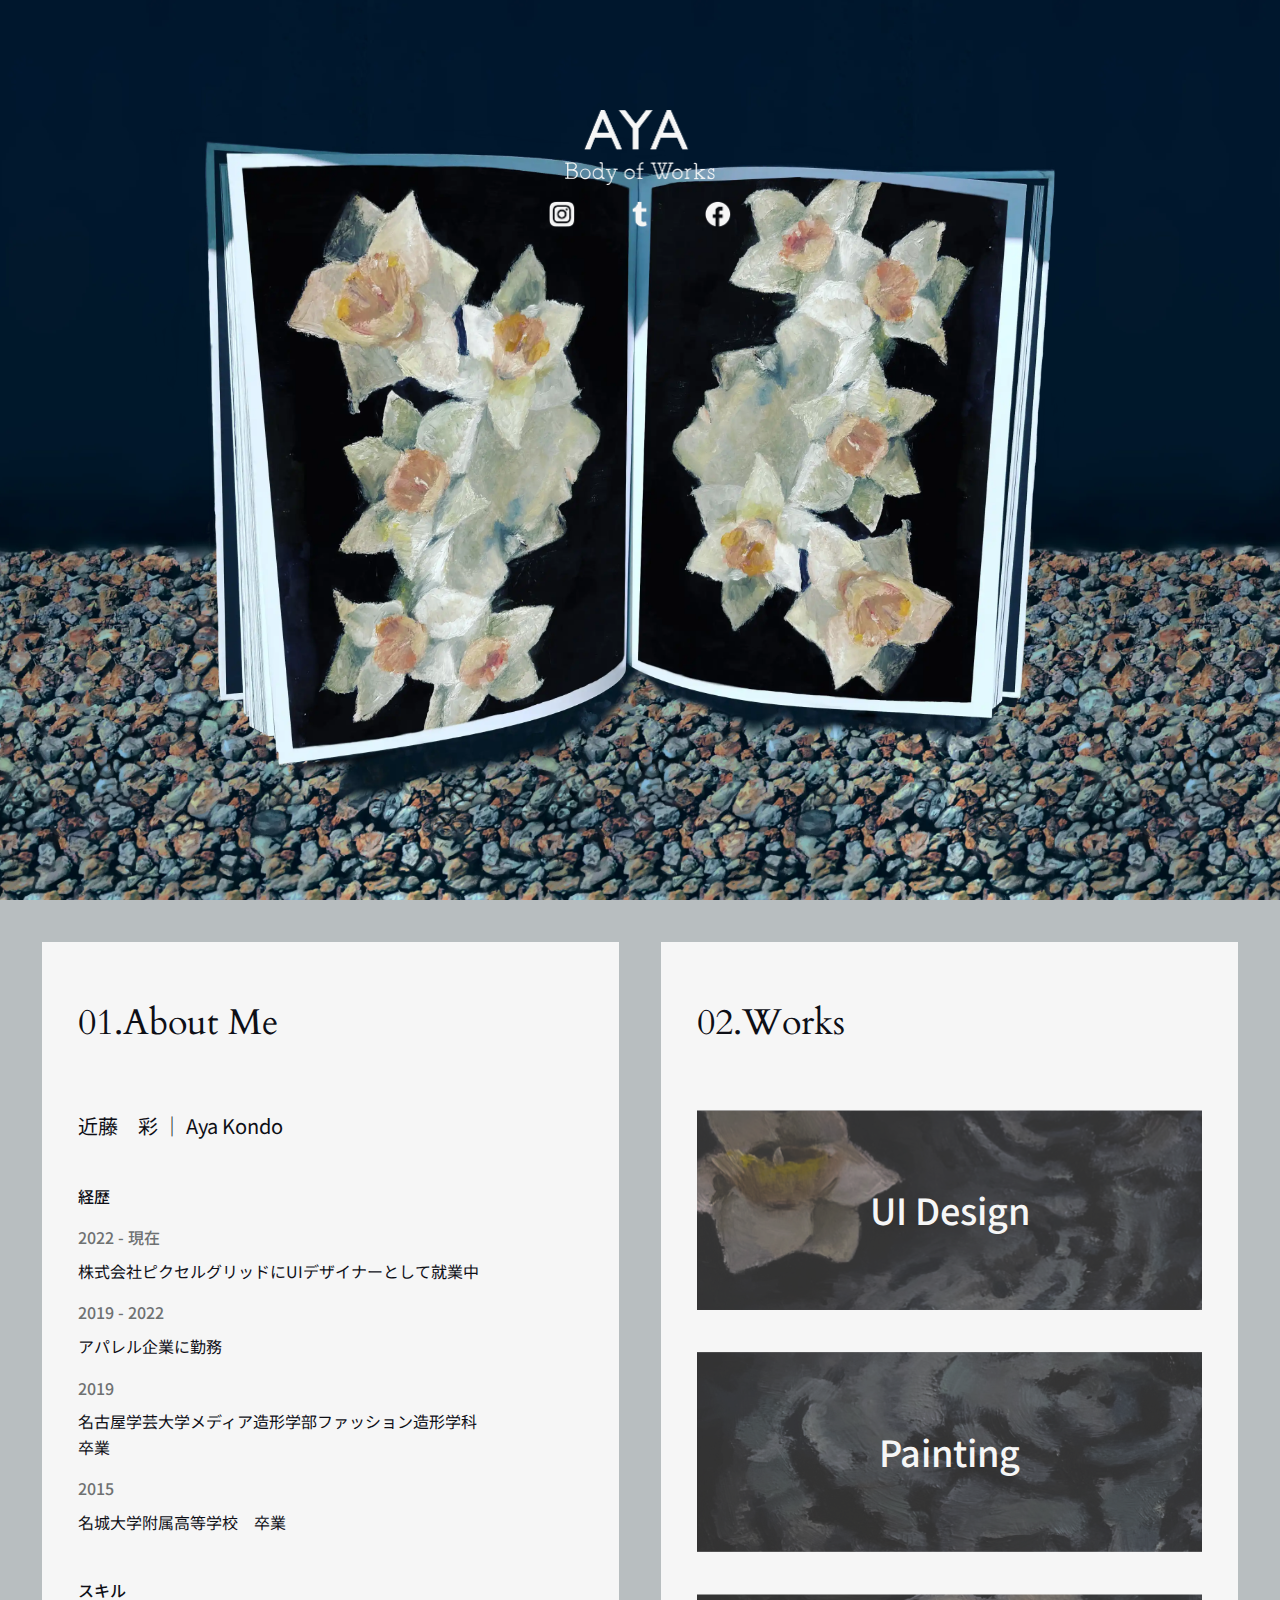
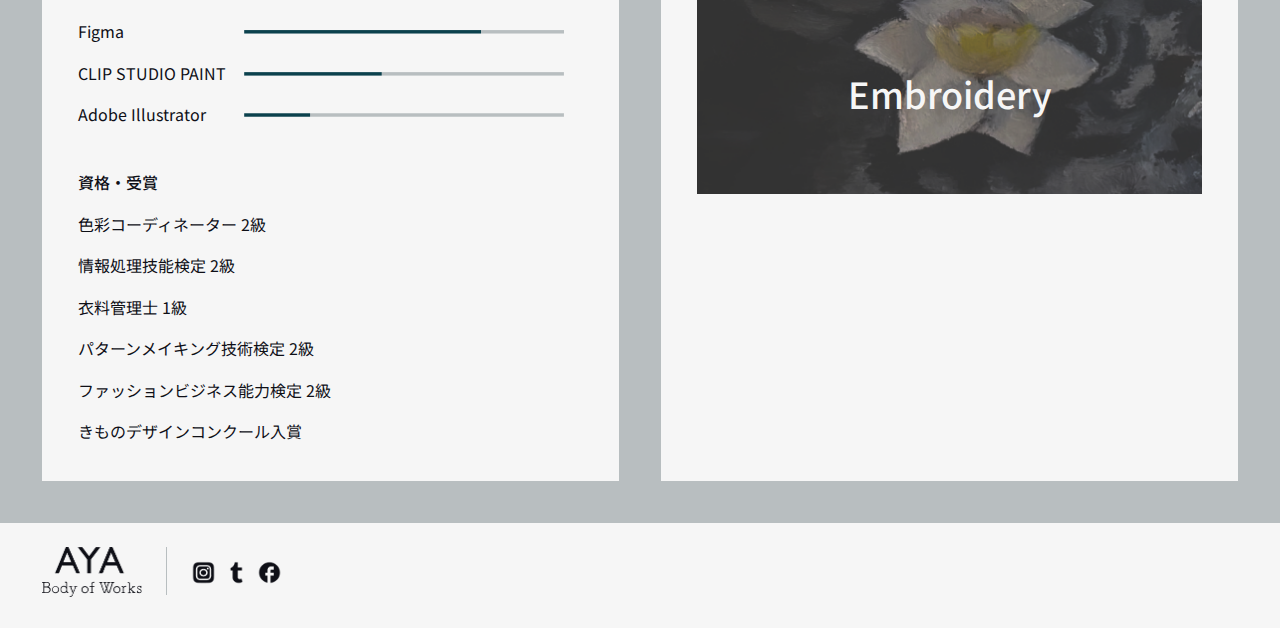
<file: final/index.html>
<!DOCTYPE html>
<html lang="ja">
  <head>
    <meta charset="UTF-8">
    <meta name="viewport" content="width=device-width, initial-scale=1.0">
    <meta name="description" content="近藤　彩のポートフォリオ">
    <title>AYA Body of Works</title>
    <link href="./index.css" rel="stylesheet">
    <link rel="preconnect" href="https://fonts.googleapis.com">
    <link rel="preconnect" href="https://fonts.gstatic.com" crossorigin>
    <link href="https://fonts.googleapis.com/css2?family=Cardo&family=Noto+Sans+JP:wght@400;500&family=Noto+Serif+JP&display=swap" rel="stylesheet">
    <link rel="shortcut icon" href="./favicon.ico">
  </head>

  <body>
    <header class="header">
       <h1><img src="./images/aya-logo-header.png" alt="AYA Body of Works" width="150" height="75"></h1>
       <ul>
         <li><a href="https://www.instagram.com/aia_dessiner/"><img src="./images/instagram-logo-white.png" alt="instagram" width="30" height="30"></a></li>
         <li><a href="https://www.tumblr.com/aia-la-peinture"><img src="./images/tumblr-logo-white.png" alt="tumblr" width="30" height="30"></a></li>
         <li><a href="https://www.facebook.com/aya.kondo.1297"><img src="./images/facebook-logo-white.png" alt="facebook" width="30" height="30"></a></li>
       </ul>
    </header>
    <main class="main">
      <section class="aboutme">
        <h2 class="aboutme-logo">01.About Me</h2>

        <p class="name">
          <span>近藤　彩</span>
          <span class="name-separator">｜</span>
          <span>Aya Kondo</span>
        </p>

        <h3>経歴</h3>
        
        <div class="history">

         <div class="history-list">
           <h4 class="history-title">2022 - 現在</h4><p class="history-career">株式会社ピクセルグリッドにUIデザイナーとして就業中</p>
         </div>

         <div class="history-list">
           <h4 class="history-title">2019 - 2022</h4><p class="history-career">アパレル企業に勤務</p> 
         </div>

         <div class="history-list">
           <h4 class="history-title">2019</h4><p class="history-career">名古屋学芸大学メディア造形学部ファッション造形学科　卒業</p> 
         </div>

         <div class="history-list">
           <h4 class="history-title">2015</h4><p class="history-career">名城大学附属高等学校　卒業</p>
         </div>        
  
        </div>

       
        <h3>スキル</h3>  
        <ol class="skill">
          <li>
            <p class="skill-name">Figma</p>
            <p class="skill-level"><img src="./images/figma.png" alt="80%" class="figma-img" ></p>
          </li>
          <li>
            <p class="skill-name">CLIP STUDIO PAINT</p>
            <p class="skill-level"><img src="./images/clipstudiopaint.png" alt="50%" class="clipstudiopaint-img"></p>
          </li>
          <li >
            <p class="skill-name">Adobe Illustrator</p>
            <p class="skill-level"><img src="./images/adobeillustrator.png" alt="30%" class="adobeillustrator-img"></p>
          </li>
        </ol>

        <h3>資格・受賞</h3>
        <ol class="award">
          <li>色彩コーディネーター 2級</li>
          <li>情報処理技能検定 2級</li>
          <li>衣料管理士 1級</li>
          <li>パターンメイキング技術検定 2級 </li> 
          <li>ファッションビジネス能力検定 2級</li>  
          <li>きものデザインコンクール入賞</li>
        </ol>
      </section>

      <nav class="works">
        <h2 class="works-logo">02.Works</h2>
        <ul class="works-list">
          <li class="works-listItem -uidesign"><a href="./ui-design/">UI Design</a></li>
          <li class="works-listItem -painting"><a href="./painting/">Painting</a></li>
          <li class="works-listItem -embroidery"><a href="./embroidery/">Embroidery</a></li>
        </ul>
      </nav>

    </main>

    <footer class="footer">
      <p><img src="./images/aya-logo-black.png" alt="AYA Body of Works" width="100" height="50"></p>
      <div class="footer-separator"></div>
      <div class="footer-nav">
        <ul>
          <li><a href="https://www.instagram.com/aia_dessiner/"><img src="./images/instagram-black.png" alt="instagram" width="25" height="25"></a></li>
          <li><a href="https://www.tumblr.com/aia-la-peinture"><img src="./images/tumblr-black.png" alt="tumblr" width="25" height="25"></a></li>
          <li><a href="https://www.facebook.com/aya.kondo.1297"><img src="./images/facebook-black.png" alt="facebook" width="25" height="25"></a></li>
        </ul>
      </div>
    </footer>

   
</body>
</html>
</file>
<file: final/index.css>
@charset "utf-8";

*,
::before,
::after {
  padding: 0;
  margin: 0;
  box-sizing: border-box;
}

body {
  font-family: 'Noto Sans JP', sans-serif;
  font-size: 16px;
  font-weight: 400;
  color: #0e0f16;
  line-height: 1.6;
  background-color: #b8bec0;

  @media (max-width: 496px) {
    font-size: 14px;
  }
}

ol,
ul {
  list-style: none;
}

a {
  color: inherit;
  text-decoration: none;
}

img {
  max-width: 100%;
}

/* ヘッダー */
.header {
  display: flex;
  flex-direction: column;
  align-items: center;
  height: 100vh;
  background: url(./images/top-book.webp), url(./images/top-background.webp);
  background-size: clamp(800px, 100vw, 1000px) auto, auto 100vh;
  background-position: center;
  background-repeat: no-repeat, repeat-x;
}

.header h1 {
  display: block;
  max-width: 150px;
  /* ↓ 位置を調整しながら確定 */
  margin-block-start: 110px;
  margin-block-end: 2px;
}

.header ul {
  display: flex;
  column-gap: 48px;
}

.header li {
  display: block;
  max-width: 30px;
}

/* メインコンテンツ */
.main {
  display: grid;
  /* 236px = 320px - 左右のマージン84px (42px*2) */
  grid-template-columns:repeat(auto-fit, minmax(236px, 1fr));
  column-gap: 42px;
  row-gap: 48px;
  padding: 42px;

  @media (max-width: 496px) {
    column-gap: 24px;
    row-gap: 32px;
    padding-inline: 24px;
  }
}

/* フッター */
.footer {
  container-name: footer;
  container-type: inline-size;
  display: flex;
  flex-wrap: wrap;
  background-color: #f6f6f6;
  align-items: center;
  column-gap: 24px;
  padding: 24px 42px;

  @container (max-width: 378px) {
    flex-direction: column;
    align-items: flex-start;
  }
}

.footer p {
  display:block;
  width: 100px;
  min-width: 80px;
}

.footer ul {
  display: flex;
  column-gap: 8px;
}

.footer li {
  display: block;
  width: clamp(20px, 7cqi, 25px);
}

.footer-separator {
  width: 1px;
  height: 48px;
  align-self: flex-start;
  background-color: #b8bec0;

  @container (max-width: 300px) {
    display: none;
  }
}


:is(.aboutme, .works) {
  container-name: section;
  container-type: inline-size;
  align-items: start;
  background-color: #f6f6f6;
  padding: 36px;

  @media (max-width: 496px) {
    padding: 24px;
  }
}

:is(.aboutme, .works) h2 {
  font-family: 'Cardo', serif;
  font-size: clamp(24px, 15cqi, 36px);
  font-weight: 400;
  white-space: nowrap;
}

:is(.aboutme, .works) h3 {
  font-size: 16px;
  font-weight: 500;
  margin-block-start: 42px;
  margin-block-end: 16px;

  @media (max-width: 496px) {
    font-size: 14px;
  }
}

.aboutme-logo {
  display: block;
  width: 200px;
  padding-block-start: 16px;
  padding-block-end: 16px;
  margin-block-end: 42px;
}


.name {
  font-size: 20px;

  @media (max-width: 496px) {
    font-size: 16px;
  }
}

.name span {
  display: inline-block;
}

@container (max-width: 300px){
  .name span {
    display: block;
  }
  .name .name-separator {
    display: none;
  }
}

/* 経歴 */
.history {
  display: grid;
  column-gap: 16px;
  row-gap: 16px;
}

.history-list {
  display: flex;
  flex-wrap: wrap;
  column-gap: 16px;
  row-gap: 8px;
}

.history-title {
  font-size: 16px;
  font-weight: 500;
  color: #6e7172;
  width: 100px;

  @media (max-width: 496px) {
    font-size: 14px;
  }
}

.history-career {
  width: 80cqi;
}

/* スキル */
.skill {
  display: grid;
  row-gap: 16px;
}

.skill li {
  display: flex;
  flex-wrap: wrap;
  row-gap: 8px;
  column-gap: 16px;
  align-items: center;
}

.skill-name {
  width: 150px;
}

.skill-level {
  flex-grow: 1;
  min-width: 160px;
  max-width: 320px;
}

.skill-level img {
  display: block;
  width: 100%;
  height: 4px;
}

/* 資格・受賞 */
.award {
  display: grid;
  row-gap: 16px;
}

.works {
  display: block;
}

.works-logo {
  display: block;
  width: 140px;
  padding-block-start: 16px;
  padding-block-end: 16px;
  margin-block-end: 42px;
}

.works .works-list {
  container-name: works-list;
  container-type: inline-size;
  display: grid;
  row-gap: 42px;
  margin-block-start: 36px;
  margin-block-end: 36px;
}

.works .works-listItem {
  display: flex;
  align-items: center;
  justify-content: center;
  height: 200px;
  font-size: 36px;
  font-weight: 500;
  color: #f6f6f6;
  background-size: cover;
  background-position: center center;
  background-repeat: no-repeat;
}

.works .works-listItem.-uidesign {
  background-image: url(./images/uidesign.svg);
}

.works .works-listItem.-painting {
  background-image: url(./images/painting.svg);
}

.works .works-listItem.-embroidery {
  background-image: url(./images/embroidery.png);
}

.works .works-listItem a {
  display: flex;
  align-items: center;
  justify-content: center;
  width: 100%;
  height: 100%;
  font-size: clamp(24px, 15cqi, 36px);
}
</file>
